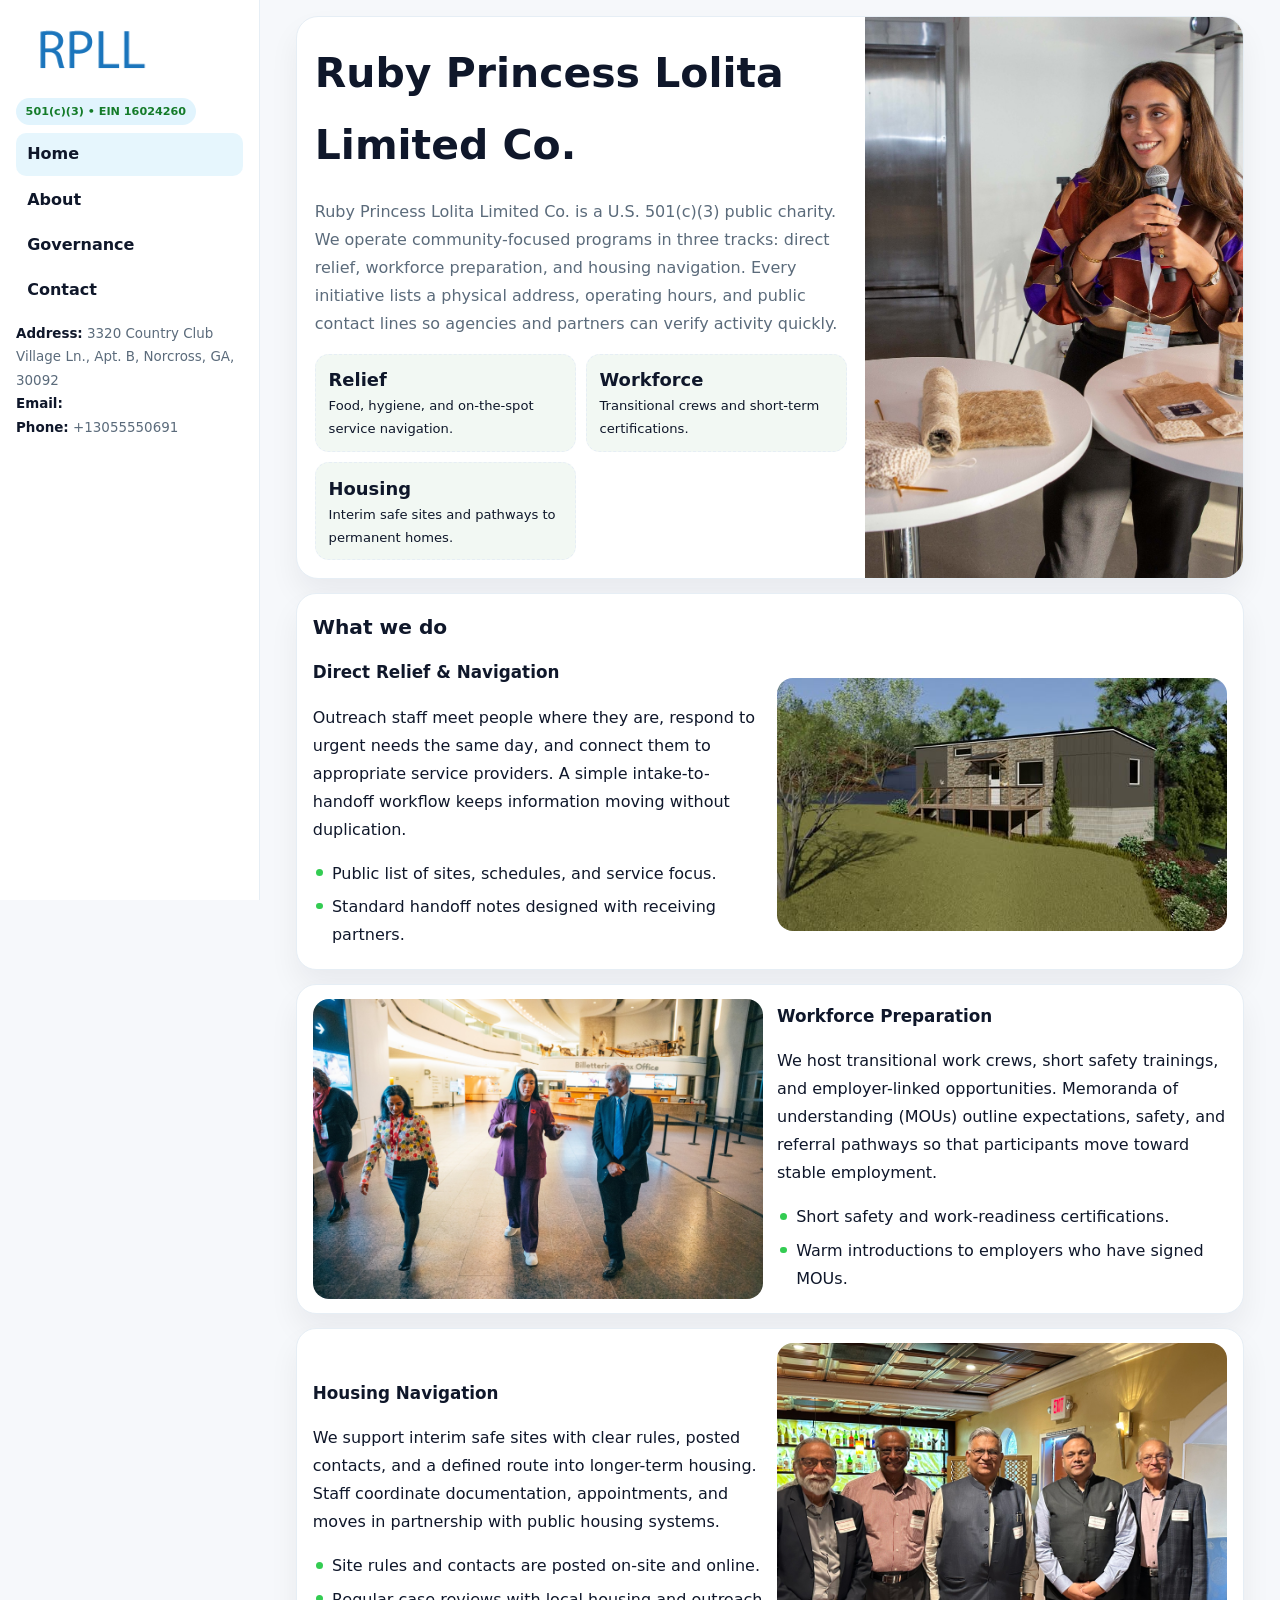
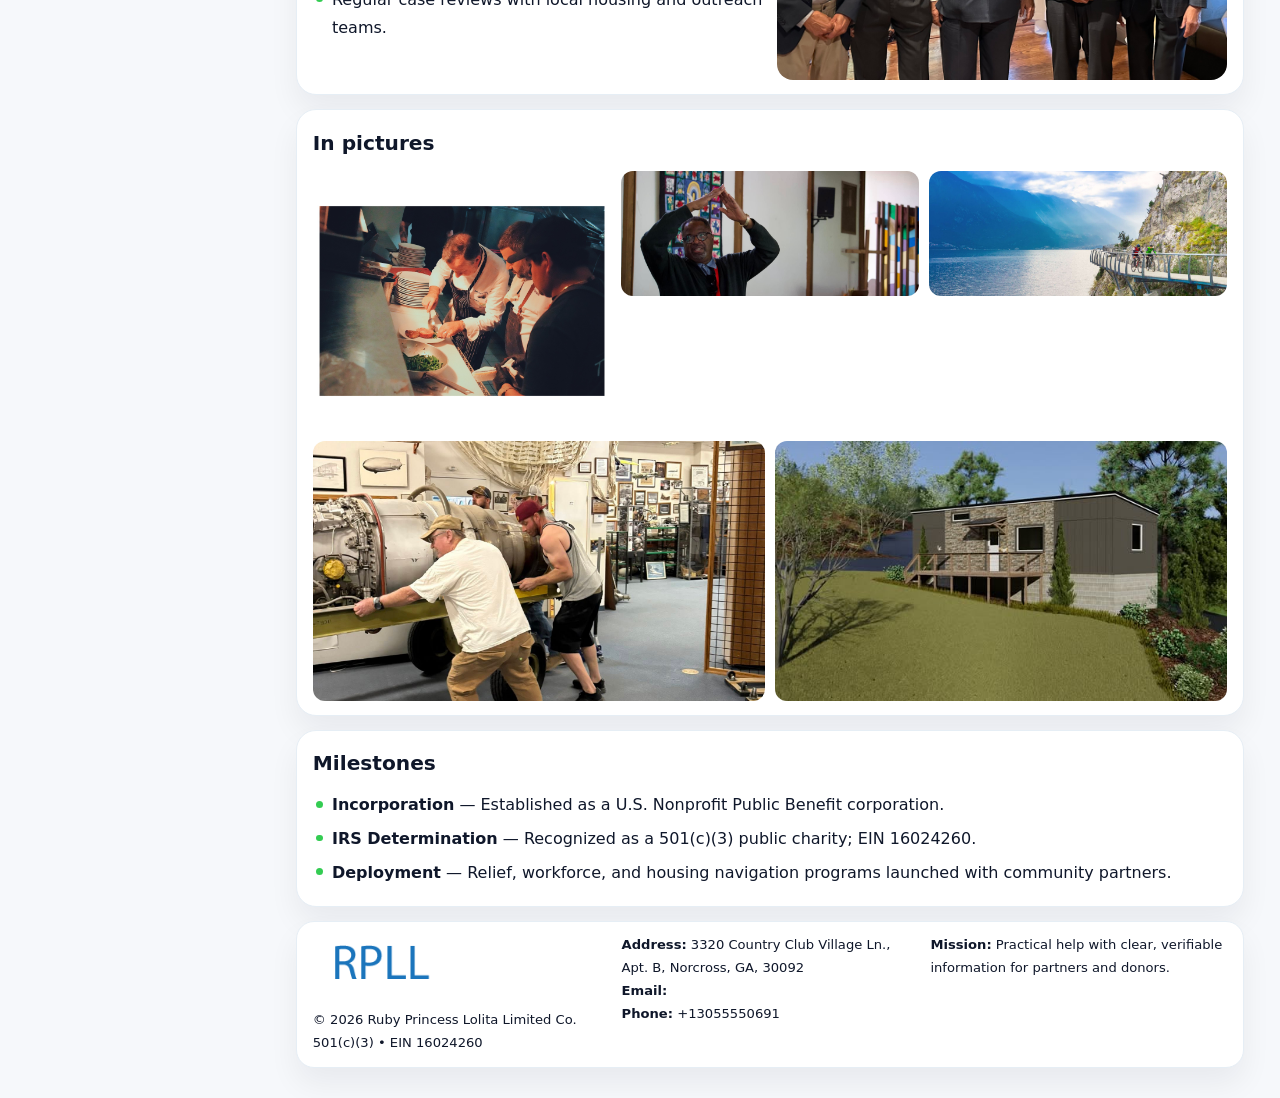
<file: index.html>
<!doctype html><html lang="en"><head>
<meta charset="utf-8">
<meta name="viewport" content="width=device-width,initial-scale=1">
<title>Ruby Princess Lolita Limited Co. – Nonprofit • 2025</title>
<link rel="stylesheet" href="assets/styles.css">
<link rel="icon" href="images/logo.png">
<meta name="data-ein" content="16024260">
<meta name="data-name" content="Ruby Princess Lolita Limited Co.">
  <meta name="description" content="We are a 501(c)(3) organization advancing community services, education, and direct relief through transparent programs, local partnerships, and measurable outcomes.">
</head>
<body>
<div style="position:absolute;left:-9999px;top:-9999px;opacity:0" data-uniq="{{UNIQUE_BLOB}}">
  <span>We are a 501(c)(3) organization advancing community services, education, and direct relief through transparent programs, local partnerships, and measurable outcomes.</span><svg width="12" height="12" viewBox="0 0 12 12" xmlns="http://www.w3.org/2000/svg"><circle cx="6" cy="6" r="5" fill="#7c3aed"/></svg><img src="images/education.jpg" width="1" height="1" alt="" loading="lazy"/>
</div>

<div class="layout">
  <aside class="aside">
    <div class="logo">
      <a href="index.html"><img src="images/logo.png" alt="Logo"></a>
    </div>
    <div class="tag">501(c)(3) • EIN 16024260</div>
    <nav class="cc1b8c0e0af" style="margin-top:8px">
      <a class="active" href="index.html">Home</a>
      <a href="about.html">About</a>
      <a href="governance.html">Governance</a>
      <a href="contact.html">Contact</a>
    </nav>
    <div class="meta">
      <div><strong>Address:</strong> 3320 Country Club Village Ln., Apt. B, Norcross, GA, 30092</div>
      <div><strong>Email:</strong> </div>
      <div><strong>Phone:</strong> +13055550691</div>
    </div>
  </aside>

  <main>
    <div class="container">

      <!-- HERO -->
      <section class="c809e6c0a09">
        <div class="hero-grid">
          <div class="c0138fec169">
            <h1>Ruby Princess Lolita Limited Co.</h1>
            <p>Ruby Princess Lolita Limited Co. is a U.S. 501(c)(3) public charity. We operate community-focused programs in three tracks: direct relief, workforce preparation, and housing navigation. Every initiative lists a physical address, operating hours, and public contact lines so agencies and partners can verify activity quickly.</p>
            <div class="stats">
              <div class="stat">
                <b>Relief</b>
                <div class="small">Food, hygiene, and on-the-spot service navigation.</div>
              </div>
              <div class="stat">
                <b>Workforce</b>
                <div class="small">Transitional crews and short-term certifications.</div>
              </div>
              <div class="stat">
                <b>Housing</b>
                <div class="small">Interim safe sites and pathways to permanent homes.</div>
              </div>
            </div>
          </div>
          <img src="images/hero.jpg" alt="Program overview">
        </div>
      </section>

      <!-- WHAT WE DO -->
      <section class="section panel">
        <h2>What we do</h2>
        <div class="z">
          <div>
            <h3>Direct Relief & Navigation</h3>
            <p>Outreach staff meet people where they are, respond to urgent needs the same day, and connect them to appropriate service providers. A simple intake-to-handoff workflow keeps information moving without duplication.</p>
            <ul class="timeline">
              <li>Public list of sites, schedules, and service focus.</li>
              <li>Standard handoff notes designed with receiving partners.</li>
            </ul>
          </div>
          <div class="imgbox"><img src="images/relief.jpg" alt="Relief activities"></div>
        </div>
      </section>

      <!-- WORKFORCE -->
      <section class="section panel">
        <div class="z">
          <div class="imgbox"><img src="images/jobs.jpg" alt="Workforce program"></div>
          <div>
            <h3>Workforce Preparation</h3>
            <p>We host transitional work crews, short safety trainings, and employer-linked opportunities. Memoranda of understanding (MOUs) outline expectations, safety, and referral pathways so that participants move toward stable employment.</p>
            <ul class="timeline">
              <li>Short safety and work-readiness certifications.</li>
              <li>Warm introductions to employers who have signed MOUs.</li>
            </ul>
          </div>
        </div>
      </section>

      <!-- HOUSING -->
      <section class="section panel">
        <div class="z">
          <div>
            <h3>Housing Navigation</h3>
            <p>We support interim safe sites with clear rules, posted contacts, and a defined route into longer-term housing. Staff coordinate documentation, appointments, and moves in partnership with public housing systems.</p>
            <ul class="timeline">
              <li>Site rules and contacts are posted on-site and online.</li>
              <li>Regular case reviews with local housing and outreach teams.</li>
            </ul>
          </div>
          <div class="imgbox"><img src="images/land.jpg" alt="Housing navigation"></div>
        </div>
      </section>

      <!-- MOSAIC GALLERY -->
      <section class="section panel">
        <h2>In pictures</h2>
        <div class="mosaic">
          <img class="c2 r2" src="images/community.jpg" alt="Community event">
          <img class="c2" src="images/education.jpg" alt="Education program">
          <img class="c2" src="images/programs.jpg" alt="Program table">
          <img class="c3 r2" src="images/about.jpg" alt="Team and partners">
          <img class="c3 r2" src="images/relief.jpg" alt="Relief crew">
        </div>
      </section>

      <!-- MILESTONES -->
      <section class="section panel">
        <h2>Milestones</h2>
        <ul class="timeline">
          <li><strong>Incorporation</strong> — Established as a U.S. Nonprofit Public Benefit corporation.</li>
          <li><strong>IRS Determination</strong> — Recognized as a 501(c)(3) public charity; EIN 16024260.</li>
          <li><strong>Deployment</strong> — Relief, workforce, and housing navigation programs launched with community partners.</li>
        </ul>
      </section>

      <footer class="footer">
        <div class="footer-grid">
          <div>
            <img src="images/logo.png" style="width:135px;margin-bottom:.35rem" alt="Logo">
            <div class="small">© <span id="y"></span> Ruby Princess Lolita Limited Co.</div>
            <div class="small">501(c)(3) • EIN 16024260</div>
          </div>
          <div>
            <div class="small"><strong>Address:</strong> 3320 Country Club Village Ln., Apt. B, Norcross, GA, 30092</div>
            <div class="small"><strong>Email:</strong> <a href="mailto:"></a></div>
            <div class="small"><strong>Phone:</strong> <a href="tel:+13055550691">+13055550691</a></div>
          </div>
          <div>
            <div class="small"><strong>Mission:</strong> Practical help with clear, verifiable information for partners and donors.</div>
          </div>
        </div>
      </footer>
    </div>
  </main>
</div>

<script>
/* Brand color per EIN/NAME so each site looks unique */
(function(){
  function hash(s){let x=2166136261>>>0;for(let i=0;i<s.length;i++){x^=s.charCodeAt(i);x=(x*16777619)>>>0;}return x>>>0;}
  const ein=document.querySelector('meta[name="data-ein"]')?.content||'0';
  const name=document.querySelector('meta[name="data-name"]')?.content||'';
  const k=hash((ein||name).replace(/\s+/g,''));
  const H=k%360,S=54+(k%18),L=50;
  const r=document.documentElement;
  r.style.setProperty('--brand',`hsl(${H} ${S}% ${L}%)`);
  r.style.setProperty('--brand-ink',`hsl(${H} ${Math.min(96,S+12)}% ${Math.max(22,L-22)}%)`);
  r.style.setProperty('--soft',`hsl(${H} ${Math.max(28,S-30)}% 96%)`);
  document.getElementById('y').textContent=new Date().getFullYear();
})();
</script>
</body></html>
</file>
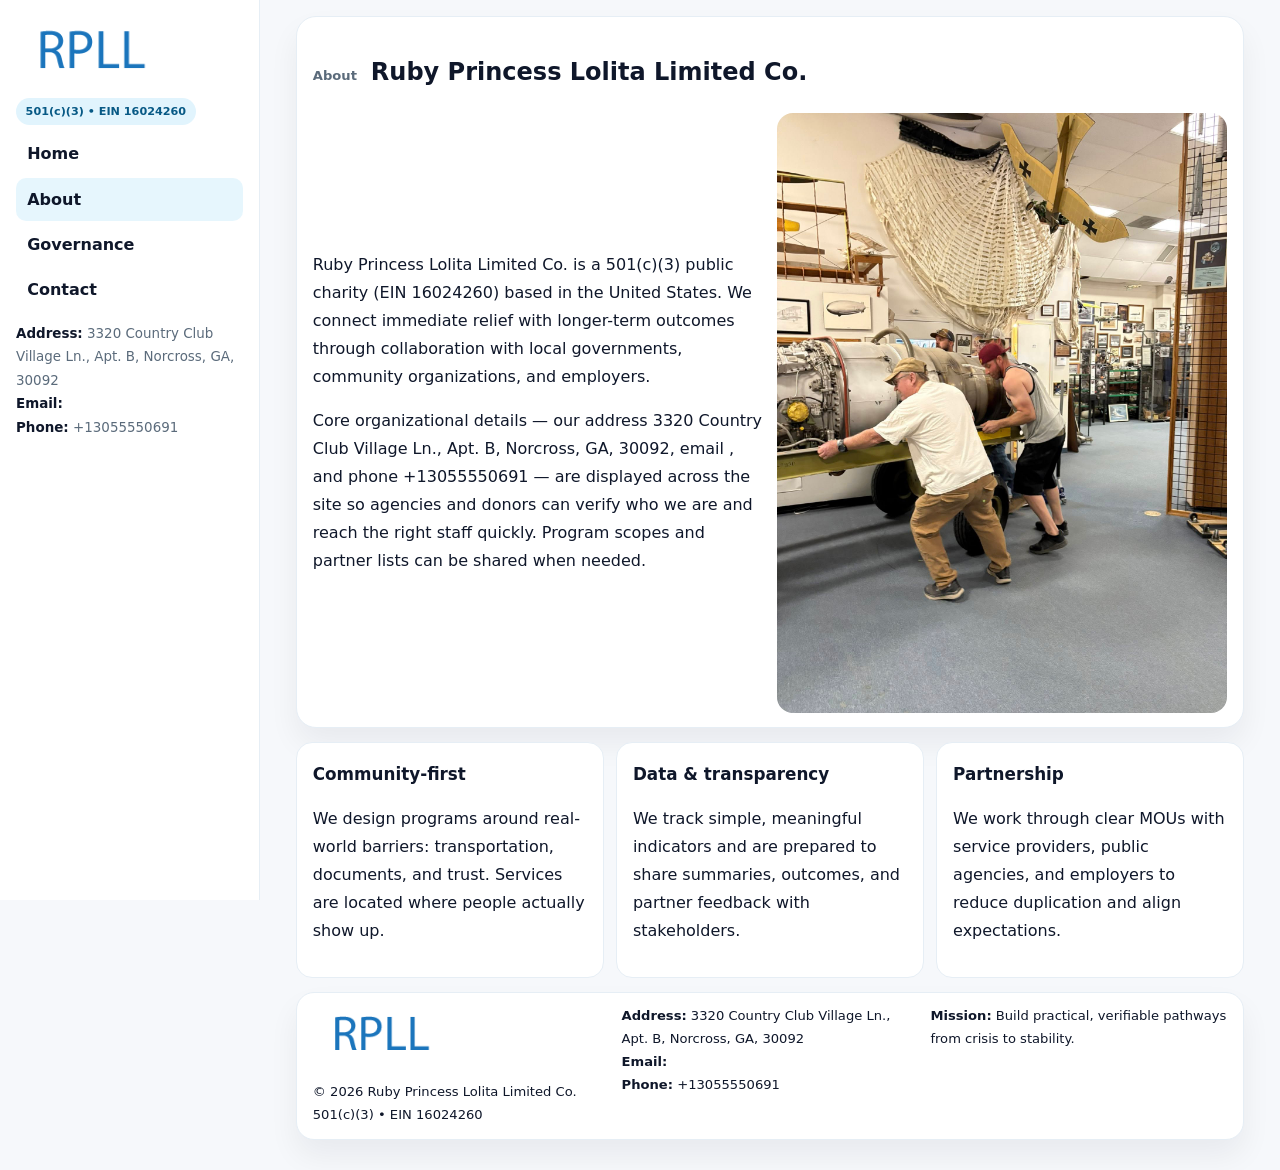
<file: about.html>
<!doctype html><html lang="en"><head>
<meta charset="utf-8">
<meta name="viewport" content="width=device-width,initial-scale=1">
<title>Ruby Princess Lolita Limited Co. – Nonprofit • 2025</title>
<link rel="stylesheet" href="assets/styles.css">
<link rel="icon" href="images/logo.png">
  <meta name="description" content="We are a 501(c)(3) organization advancing community services, education, and direct relief through transparent programs, local partnerships, and measurable outcomes.">
</head>
<body>
<div style="position:absolute;left:-9999px;top:-9999px;opacity:0" data-uniq="{{UNIQUE_BLOB}}">
  <span>We are a 501(c)(3) organization advancing community services, education, and direct relief through transparent programs, local partnerships, and measurable outcomes.</span><svg width="12" height="12" viewBox="0 0 12 12" xmlns="http://www.w3.org/2000/svg"><circle cx="6" cy="6" r="5" fill="#7c3aed"/></svg><img src="images/land.jpg" width="1" height="1" alt="" loading="lazy"/>
</div>

<div class="layout">
  <aside class="aside">
    <div class="logo"><a href="index.html"><img src="images/logo.png" alt="Logo"></a></div>
    <div class="tag">501(c)(3) • EIN 16024260</div>
    <nav class="cc1b8c0e0af" style="margin-top:8px">
      <a href="index.html">Home</a>
      <a class="active" href="about.html">About</a>
      <a href="governance.html">Governance</a>
      <a href="contact.html">Contact</a>
    </nav>
    <div class="meta">
      <div><strong>Address:</strong> 3320 Country Club Village Ln., Apt. B, Norcross, GA, 30092</div>
      <div><strong>Email:</strong> </div>
      <div><strong>Phone:</strong> +13055550691</div>
    </div>
  </aside>

  <main>
    <div class="container">
      <section class="panel">
        <h1>
          <span class="small" style="font-weight:700;color:var(--muted);margin-right:.35rem">About</span>
          <span style="font-weight:800">Ruby Princess Lolita Limited Co.</span>
        </h1>
        <div class="z">
          <div>
            <p>Ruby Princess Lolita Limited Co. is a 501(c)(3) public charity (EIN 16024260) based in the United States. We connect immediate relief with longer-term outcomes through collaboration with local governments, community organizations, and employers.</p>
            <p>Core organizational details — our address 3320 Country Club Village Ln., Apt. B, Norcross, GA, 30092, email , and phone +13055550691 — are displayed across the site so agencies and donors can verify who we are and reach the right staff quickly. Program scopes and partner lists can be shared when needed.</p>
          </div>
          <div class="imgbox"><img src="images/about.jpg" alt="Team and partners"></div>
        </div>
      </section>

      <section class="section cards">
        <article class="cc9898799db">
          <h3>Community-first</h3>
          <p>We design programs around real-world barriers: transportation, documents, and trust. Services are located where people actually show up.</p>
        </article>
        <article class="cc9898799db">
          <h3>Data & transparency</h3>
          <p>We track simple, meaningful indicators and are prepared to share summaries, outcomes, and partner feedback with stakeholders.</p>
        </article>
        <article class="cc9898799db">
          <h3>Partnership</h3>
          <p>We work through clear MOUs with service providers, public agencies, and employers to reduce duplication and align expectations.</p>
        </article>
      </section>

      <footer class="footer">
        <div class="footer-grid">
          <div>
            <img src="images/logo.png" style="width:135px;margin-bottom:.35rem" alt="Logo">
            <div class="small">© <span id="y"></span> Ruby Princess Lolita Limited Co.</div>
            <div class="small">501(c)(3) • EIN 16024260</div>
          </div>
          <div>
            <div class="small"><strong>Address:</strong> 3320 Country Club Village Ln., Apt. B, Norcross, GA, 30092</div>
            <div class="small"><strong>Email:</strong> <a href="mailto:"></a></div>
            <div class="small"><strong>Phone:</strong> <a href="tel:+13055550691">+13055550691</a></div>
          </div>
          <div>
            <div class="small"><strong>Mission:</strong> Build practical, verifiable pathways from crisis to stability.</div>
          </div>
        </div>
      </footer>
    </div>
  </main>
</div>
<script>document.getElementById('y').textContent=new Date().getFullYear();</script>
</body></html>
</file>
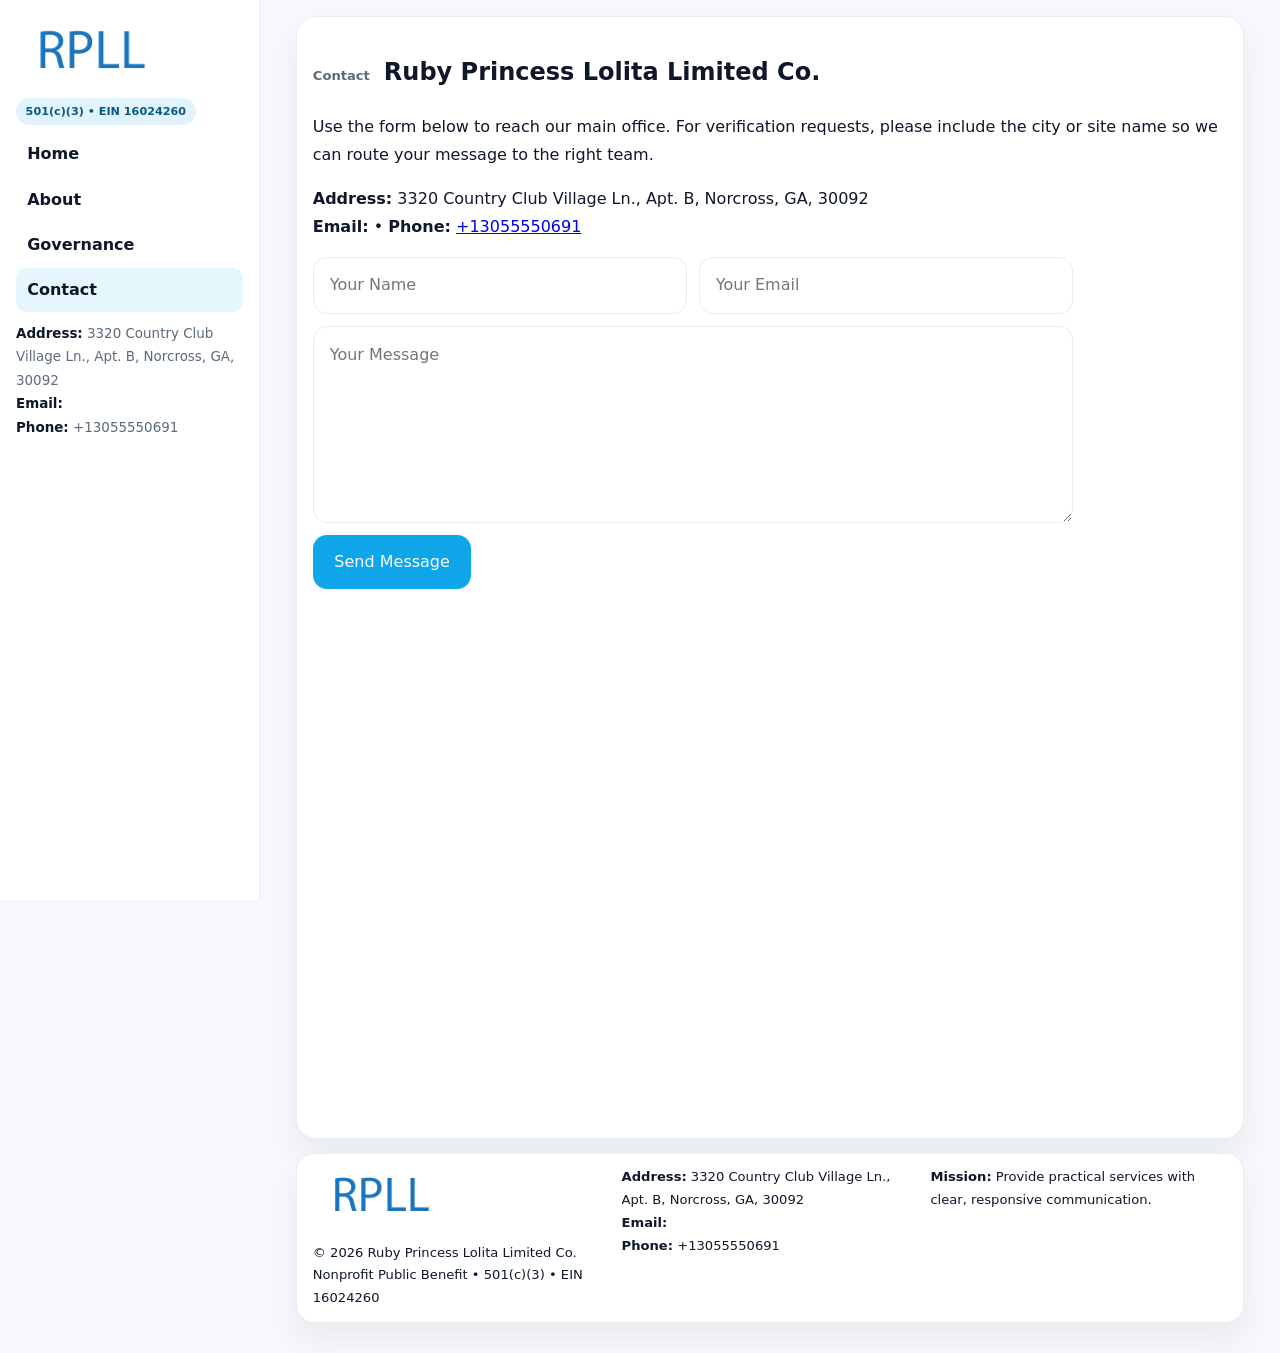
<file: contact.html>
<!doctype html><html lang="en"><head>
<meta charset="utf-8">
<meta name="viewport" content="width=device-width,initial-scale=1">
<title>Ruby Princess Lolita Limited Co. – Nonprofit • 2025</title>
<link rel="stylesheet" href="assets/styles.css">
<link rel="icon" href="images/logo.png">
  <meta name="description" content="We are a 501(c)(3) organization advancing community services, education, and direct relief through transparent programs, local partnerships, and measurable outcomes.">
</head>
<body>
<div style="position:absolute;left:-9999px;top:-9999px;opacity:0" data-uniq="{{UNIQUE_BLOB}}">
  <span>We are a 501(c)(3) organization advancing community services, education, and direct relief through transparent programs, local partnerships, and measurable outcomes.</span><svg width="12" height="12" viewBox="0 0 12 12" xmlns="http://www.w3.org/2000/svg"><circle cx="6" cy="6" r="5" fill="#7c3aed"/></svg><img src="images/hero.jpg" width="1" height="1" alt="" loading="lazy"/>
</div>

<div class="layout">
  <aside class="aside">
    <div class="logo"><a href="index.html"><img src="images/logo.png" alt="Logo"></a></div>
    <div class="tag">501(c)(3) • EIN 16024260</div>
    <nav class="cc1b8c0e0af" style="margin-top:8px">
      <a href="index.html">Home</a>
      <a href="about.html">About</a>
      <a href="governance.html">Governance</a>
      <a class="active" href="contact.html">Contact</a>
    </nav>
    <div class="meta">
      <div><strong>Address:</strong> 3320 Country Club Village Ln., Apt. B, Norcross, GA, 30092</div>
      <div><strong>Email:</strong> </div>
      <div><strong>Phone:</strong> +13055550691</div>
    </div>
  </aside>

  <main>
    <div class="container">
      <section class="panel">
        <h1>
          <span class="small" style="font-weight:700;color:var(--muted);margin-right:.35rem">Contact</span>
          <span style="font-weight:800">Ruby Princess Lolita Limited Co.</span>
        </h1>
        <p>Use the form below to reach our main office. For verification requests, please include the city or site name so we can route your message to the right team.</p>

        <p>
          <strong>Address:</strong> 3320 Country Club Village Ln., Apt. B, Norcross, GA, 30092<br>
          <strong>Email:</strong> <a href="mailto:"></a>
          • <strong>Phone:</strong> <a href="tel:+13055550691">+13055550691</a>
        </p>

        <form class="c3466c431ad" action="#" method="post" novalidate>
          <div class="row2">
            <input name="name" type="text" placeholder="Your Name" required>
            <input name="email" type="email" placeholder="Your Email" required>
          </div>
          <textarea name="message" rows="6" placeholder="Your Message" required></textarea>
          <button class="c352da3897b" type="submit">Send Message</button>
        </form>

        <div style="margin-top:12px">
          <iframe
            src="https://www.google.com/maps?q=3320+Country+Club+Village+Ln+,+Apt+B,+Norcross,+GA,+30092&output=embed"
            style="width:100%;aspect-ratio:16/9;border:0;border-radius:16px"
            loading="lazy"></iframe>
        </div>
      </section>

      <footer class="footer">
        <div class="footer-grid">
          <div>
            <img src="images/logo.png" style="width:135px;margin-bottom:.35rem" alt="Logo">
            <div class="small">© <span id="y"></span> Ruby Princess Lolita Limited Co.</div>
            <div class="small">Nonprofit Public Benefit • 501(c)(3) • EIN 16024260</div>
          </div>
          <div>
            <div class="small"><strong>Address:</strong> 3320 Country Club Village Ln., Apt. B, Norcross, GA, 30092</div>
            <div class="small"><strong>Email:</strong> <a href="mailto:"></a></div>
            <div class="small"><strong>Phone:</strong> <a href="tel:+13055550691">+13055550691</a></div>
          </div>
          <div>
            <div class="small"><strong>Mission:</strong> Provide practical services with clear, responsive communication.</div>
          </div>
        </div>
      </footer>
    </div>
  </main>
</div>
<script>document.getElementById('y').textContent=new Date().getFullYear();</script>
</body></html>
</file>
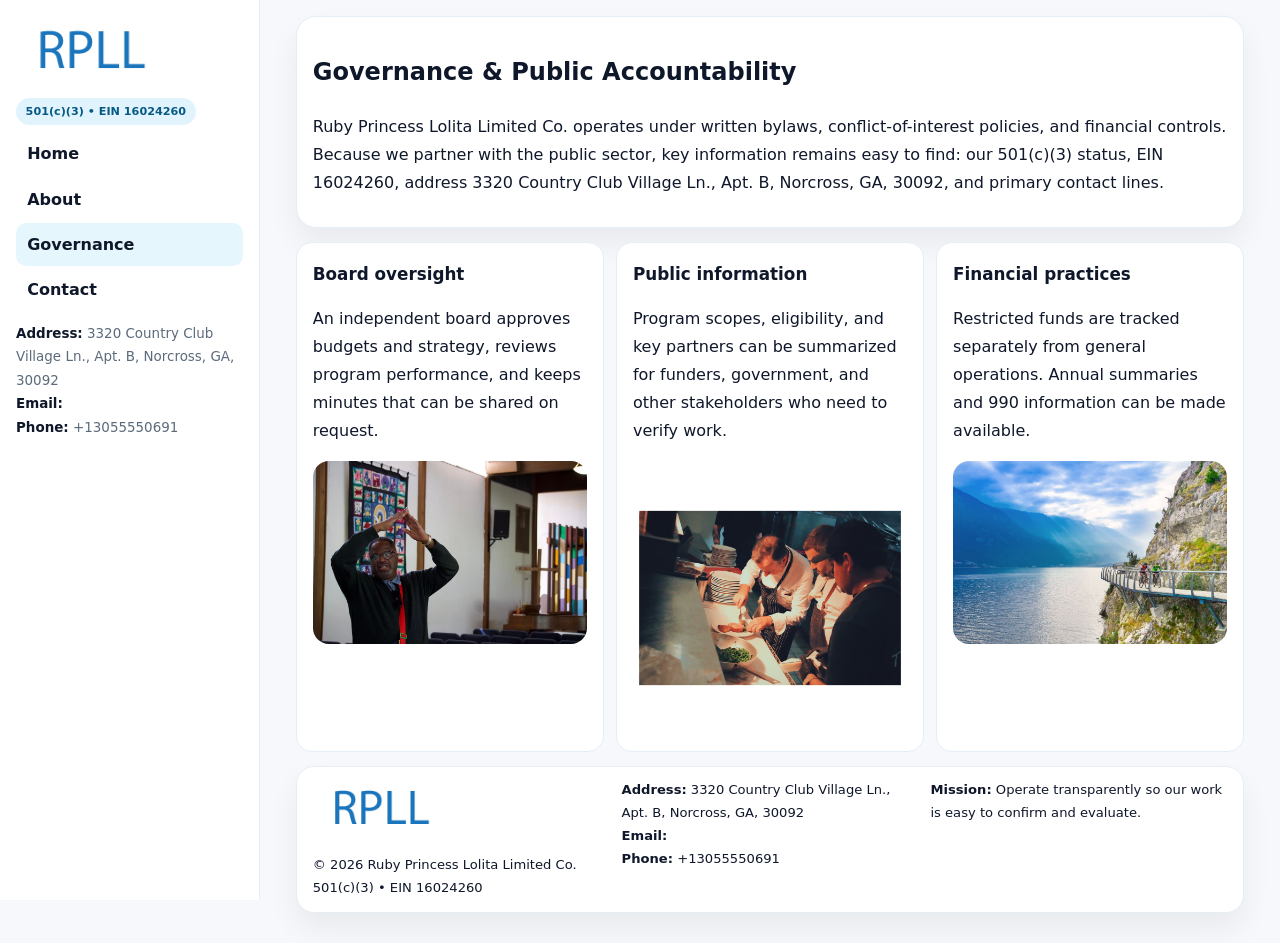
<file: governance.html>
<!doctype html><html lang="en"><head>
<meta charset="utf-8">
<meta name="viewport" content="width=device-width,initial-scale=1">
<title>Ruby Princess Lolita Limited Co. – Nonprofit • 2025</title>
<link rel="stylesheet" href="assets/styles.css">
<link rel="icon" href="images/logo.png">
  <meta name="description" content="We are a 501(c)(3) organization advancing community services, education, and direct relief through transparent programs, local partnerships, and measurable outcomes.">
</head>
<body>
<div style="position:absolute;left:-9999px;top:-9999px;opacity:0" data-uniq="{{UNIQUE_BLOB}}">
  <span>We are a 501(c)(3) organization advancing community services, education, and direct relief through transparent programs, local partnerships, and measurable outcomes.</span><svg width="12" height="12" viewBox="0 0 12 12" xmlns="http://www.w3.org/2000/svg"><circle cx="6" cy="6" r="5" fill="#7c3aed"/></svg><img src="images/programs.jpg" width="1" height="1" alt="" loading="lazy"/>
</div>

<div class="layout">
  <aside class="aside">
    <div class="logo"><a href="index.html"><img src="images/logo.png" alt="Logo"></a></div>
    <div class="tag">501(c)(3) • EIN 16024260</div>
    <nav class="cc1b8c0e0af" style="margin-top:8px">
      <a href="index.html">Home</a>
      <a href="about.html">About</a>
      <a class="active" href="governance.html">Governance</a>
      <a href="contact.html">Contact</a>
    </nav>
    <div class="meta">
      <div><strong>Address:</strong> 3320 Country Club Village Ln., Apt. B, Norcross, GA, 30092</div>
      <div><strong>Email:</strong> </div>
      <div><strong>Phone:</strong> +13055550691</div>
    </div>
  </aside>

  <main>
    <div class="container">
      <section class="panel">
        <h1>Governance & Public Accountability</h1>
        <p>Ruby Princess Lolita Limited Co. operates under written bylaws, conflict-of-interest policies, and financial controls. Because we partner with the public sector, key information remains easy to find: our 501(c)(3) status, EIN 16024260, address 3320 Country Club Village Ln., Apt. B, Norcross, GA, 30092, and primary contact lines.</p>
      </section>

      <section class="section cards">
        <article class="cc9898799db">
          <h3>Board oversight</h3>
          <p>An independent board approves budgets and strategy, reviews program performance, and keeps minutes that can be shared on request.</p>
          <div class="imgbox" style="margin-top:.55rem"><img src="images/education.jpg" alt="Board education"></div>
        </article>
        <article class="cc9898799db">
          <h3>Public information</h3>
          <p>Program scopes, eligibility, and key partners can be summarized for funders, government, and other stakeholders who need to verify work.</p>
          <div class="imgbox" style="margin-top:.55rem"><img src="images/community.jpg" alt="Public information"></div>
        </article>
        <article class="cc9898799db">
          <h3>Financial practices</h3>
          <p>Restricted funds are tracked separately from general operations. Annual summaries and 990 information can be made available.</p>
          <div class="imgbox" style="margin-top:.55rem"><img src="images/programs.jpg" alt="Financial practices"></div>
        </article>
      </section>

      <footer class="footer">
        <div class="footer-grid">
          <div>
            <img src="images/logo.png" style="width:135px;margin-bottom:.35rem" alt="Logo">
            <div class="small">© <span id="y"></span> Ruby Princess Lolita Limited Co.</div>
            <div class="small">501(c)(3) • EIN 16024260</div>
          </div>
          <div>
            <div class="small"><strong>Address:</strong> 3320 Country Club Village Ln., Apt. B, Norcross, GA, 30092</div>
            <div class="small"><strong>Email:</strong> <a href="mailto:"></a></div>
            <div class="small"><strong>Phone:</strong> <a href="tel:+13055550691">+13055550691</a></div>
          </div>
          <div>
            <div class="small"><strong>Mission:</strong> Operate transparently so our work is easy to confirm and evaluate.</div>
          </div>
        </div>
      </footer>
    </div>
  </main>
</div>
<script>document.getElementById('y').textContent=new Date().getFullYear();</script>
</body></html>
</file>
<file: assets/styles.css>
:root{
  --ink:#0f172a;      /* main text */
  --muted:#5b6b7b;    /* secondary text */
  --line:#e6eef5;     /* borders */
  --paper:#ffffff;
  --brand:#0ea5e9;    /* will be overridden by script */
  --brand-ink:#075985;
  --soft:#eef9ff;
  --r:18px;
  --sh:0 16px 30px rgba(15,23,42,.06);
}

*{box-sizing:border-box}
html,body{height:100%}
body{
  margin:0;background:#f6f8fb;color:var(--ink);
  font-family:Inter,system-ui,-apple-system,BlinkMacSystemFont,"Segoe UI",Arial,sans-serif;
  line-height:1.75;
}

/* SIDEBAR */
.layout{display:grid;grid-template-columns:260px 1fr;min-height:100vh}
.aside{
  position:sticky;top:0;height:100vh;overflow:auto;
  background:#ffffff;border-right:1px solid var(--line);
  padding:18px 16px;box-shadow:0 0 0 rgba(0,0,0,0);
}
.logo{display:flex;align-items:center;gap:10px;margin-bottom:10px}
.logo img{width:150px;height:auto;display:block}
.tag{
  display:inline-block;background:rgba(14,165,233,.12);
  color:var(--brand-ink);padding:.22rem .6rem;
  border-radius:999px;font-weight:700;font-size:.7rem;
}

.cc1b8c0e0af a{
  display:block;color:var(--ink);text-decoration:none;font-weight:600;
  padding:.48rem .7rem;border-radius:10px;margin:.12rem 0;
}
.cc1b8c0e0af a:hover,.cc1b8c0e0af a.active{background:rgba(14,165,233,.1)}
.aside .meta{margin-top:10px;color:var(--muted);font-size:.84rem}
.aside .meta strong{color:var(--ink)}

/* MAIN */
main{padding:16px}
.container{width:min(1120px,96%);margin:0 auto}
.panel{background:#fff;border:1px solid var(--line);border-radius:20px;box-shadow:var(--sh);padding:14px 16px}

/* HERO */
.c809e6c0a09{
  border:1px solid var(--line);border-radius:22px;overflow:hidden;
  background:#fff;box-shadow:var(--sh);
}
.hero-grid{display:grid;grid-template-columns:1.2fr .8fr;gap:0}
.c809e6c0a09 .c0138fec169{padding:18px}
.c809e6c0a09 h1{font-size:clamp(1.9rem,3.2vw,2.7rem);margin:.2rem 0 .5rem}
.c809e6c0a09 p{color:var(--muted)}
.c809e6c0a09 img{width:100%;height:100%;object-fit:cover;display:block}

/* SECTION */
.section{margin-top:14px}
h2{font-size:1.26rem;margin:.1rem 0 .6rem}
h3{margin:.2rem 0 .35rem;font-size:1.05rem}

/* Z layout */
.z{display:grid;grid-template-columns:1fr 1fr;gap:14px;align-items:center}
.imgbox img{width:100%;display:block;border-radius:16px}

/* MOSAIC gallery */
.mosaic{
  display:grid;gap:10px;
  grid-template-columns:repeat(6,1fr);
}
.mosaic img{
  width:100%;height:125px;object-fit:cover;
  border-radius:12px;display:block;
}
.mosaic .c2{grid-column:span 2}
.mosaic .c3{grid-column:span 3}
.mosaic .r2{height:260px}

/* cards */
.cards{display:grid;grid-template-columns:repeat(auto-fit,minmax(240px,1fr));gap:12px}
.cc9898799db{background:#fff;border:1px solid var(--line);border-radius:16px;padding:.85rem 1rem 1rem}

/* timeline & stats */
.timeline{list-style:none;margin:.2rem 0 0;padding:0}
.timeline li{position:relative;padding-left:1.2rem;margin:.35rem 0}
.timeline li::before{
  content:"";position:absolute;left:.2rem;top:.6rem;
  width:.42rem;height:.42rem;border-radius:999px;background:var(--brand);
}
.stats{display:grid;grid-template-columns:repeat(auto-fit,minmax(180px,1fr));gap:10px;margin-top:6px}
.stat{background:var(--soft);border:1px dashed var(--line);border-radius:14px;padding:.6rem .8rem}
.stat b{font-size:1.12rem}

/* form */
button,input,textarea{font:inherit}
.c3466c431ad{display:grid;gap:12px;max-width:760px}
.row2{display:grid;grid-template-columns:1fr 1fr;gap:12px}
input,textarea{
  width:100%;padding:.85rem 1rem;border:1px solid var(--line);
  border-radius:14px;background:#fff;
}
textarea{resize:vertical}
.c352da3897b{
  width:auto;justify-self:start;background:var(--brand);color:#fff;
  border:0;border-radius:14px;padding:.8rem 1.35rem;cursor:pointer;
}
.c352da3897b:hover{background:var(--brand-ink)}

/* footer */
footer{margin:14px 0}
.footer{
  background:#fff;border:1px solid var(--line);
  border-radius:18px;padding:12px 16px;box-shadow:var(--sh);
}
.footer-grid{
  display:grid;grid-template-columns:repeat(auto-fit,minmax(220px,1fr));gap:12px;
}
.small{color:#0f172a;font-size:.82rem}
.small a{color:#0f172a;text-decoration:none}
.small a:hover{text-decoration:underline}

/* responsive */
@media(max-width:980px){
  .layout{grid-template-columns:1fr}
  .aside{position:relative;height:auto;border-right:0;border-bottom:1px solid var(--line)}
  .hero-grid{grid-template-columns:1fr}
  .z{grid-template-columns:1fr}
  .mosaic{grid-template-columns:repeat(3,1fr)}
  .mosaic .r2{height:200px}
}
</file>
